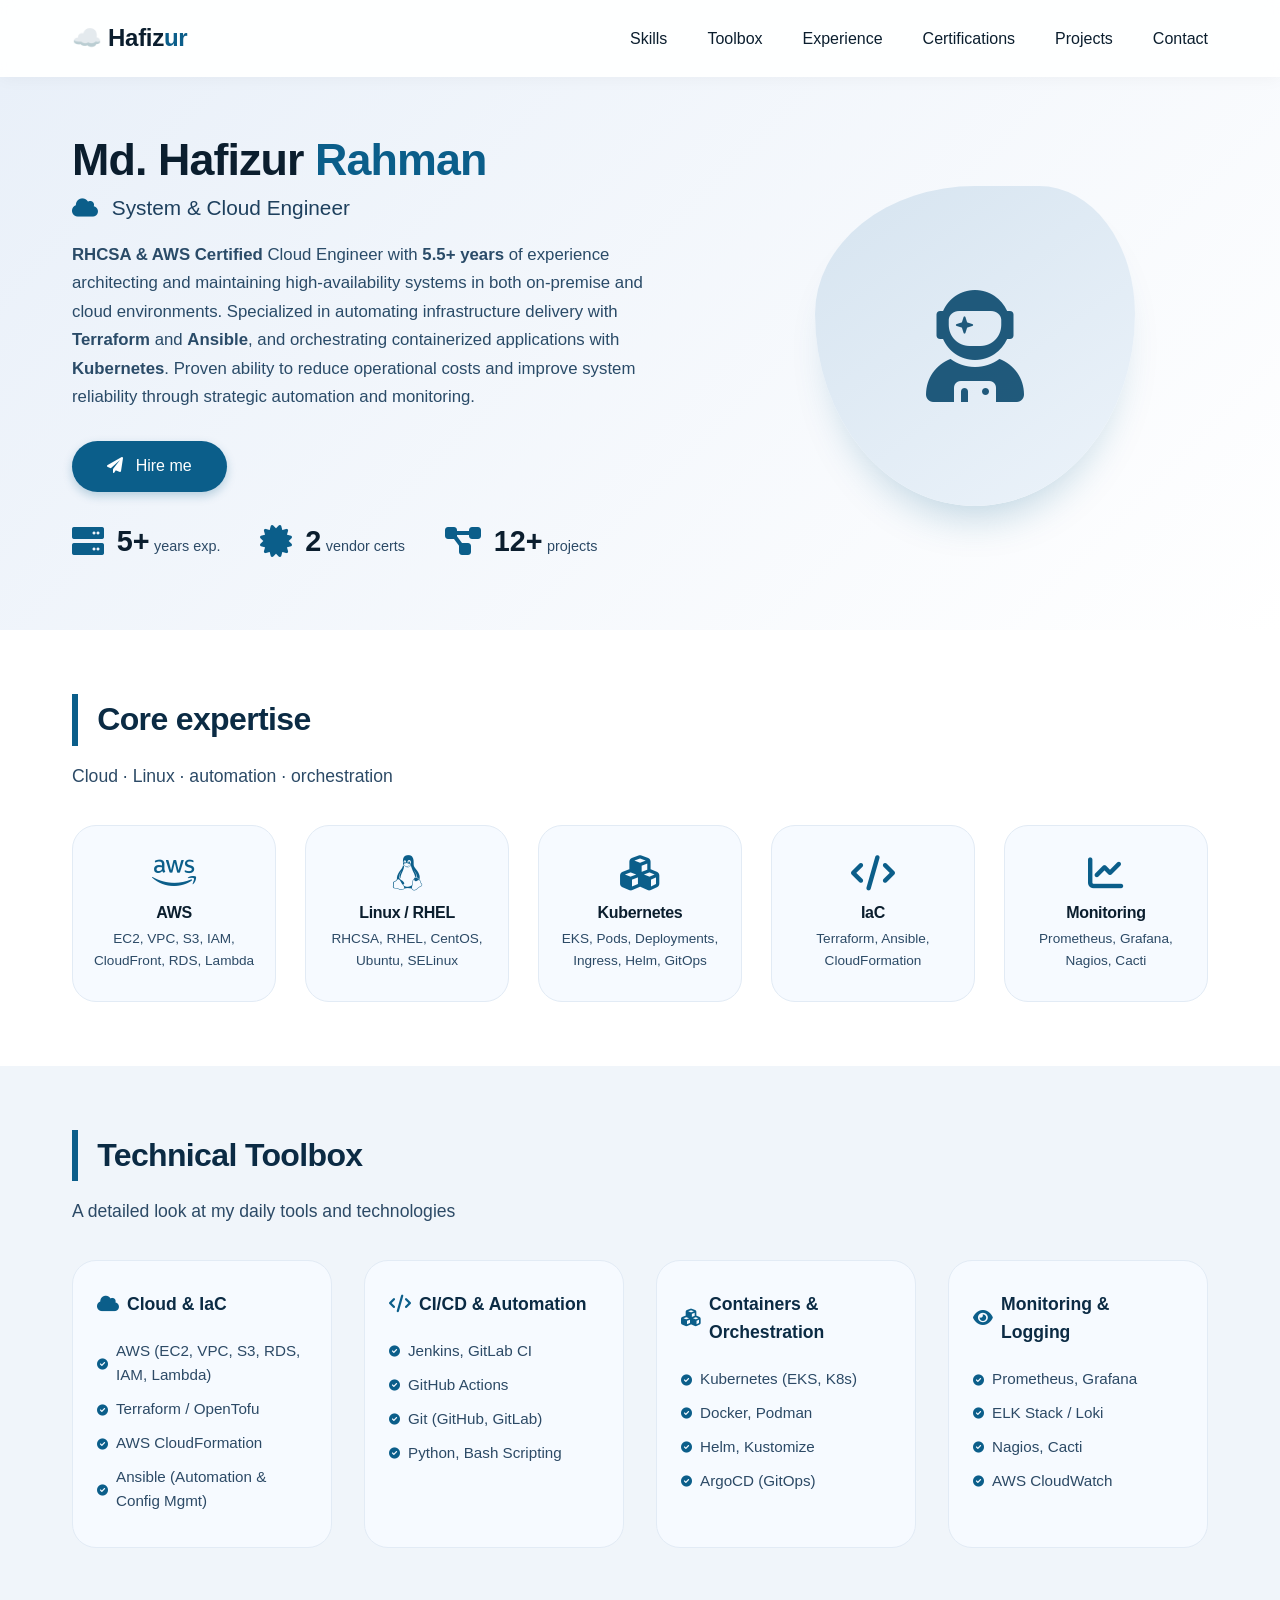
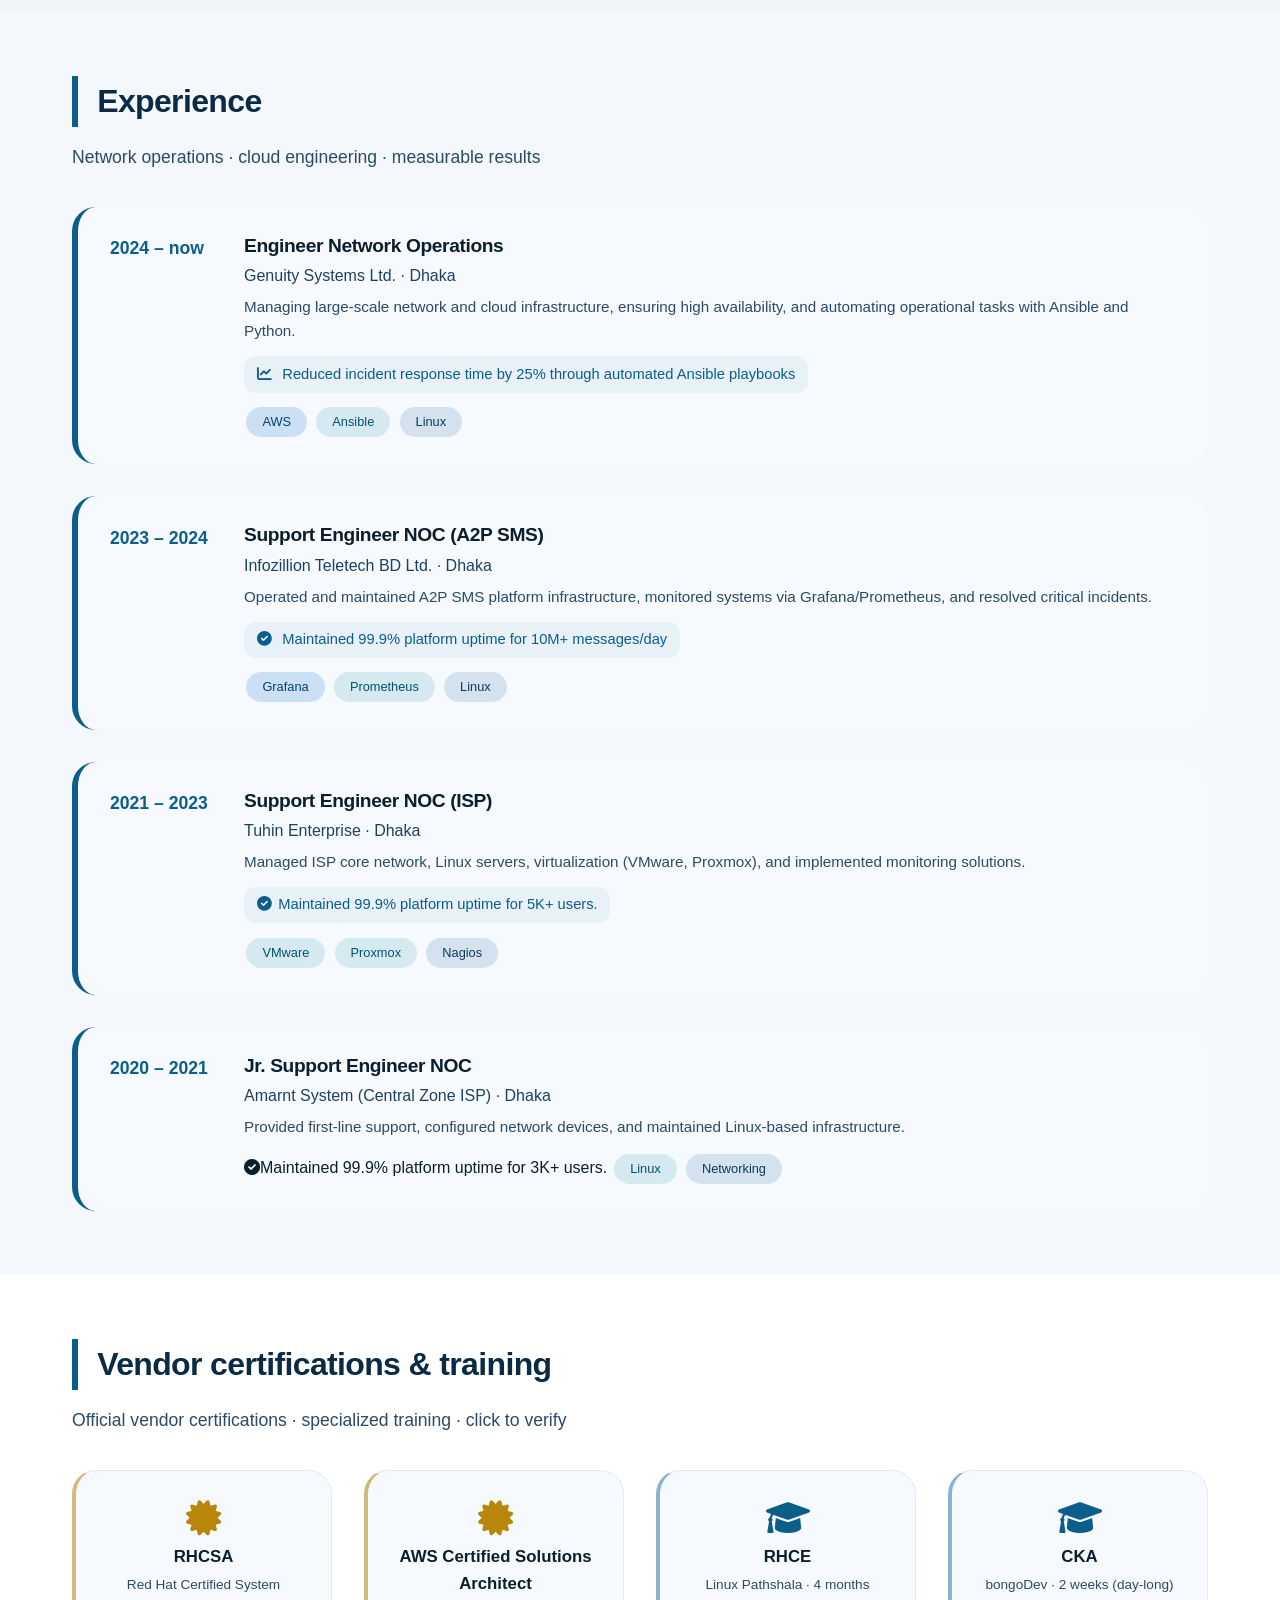
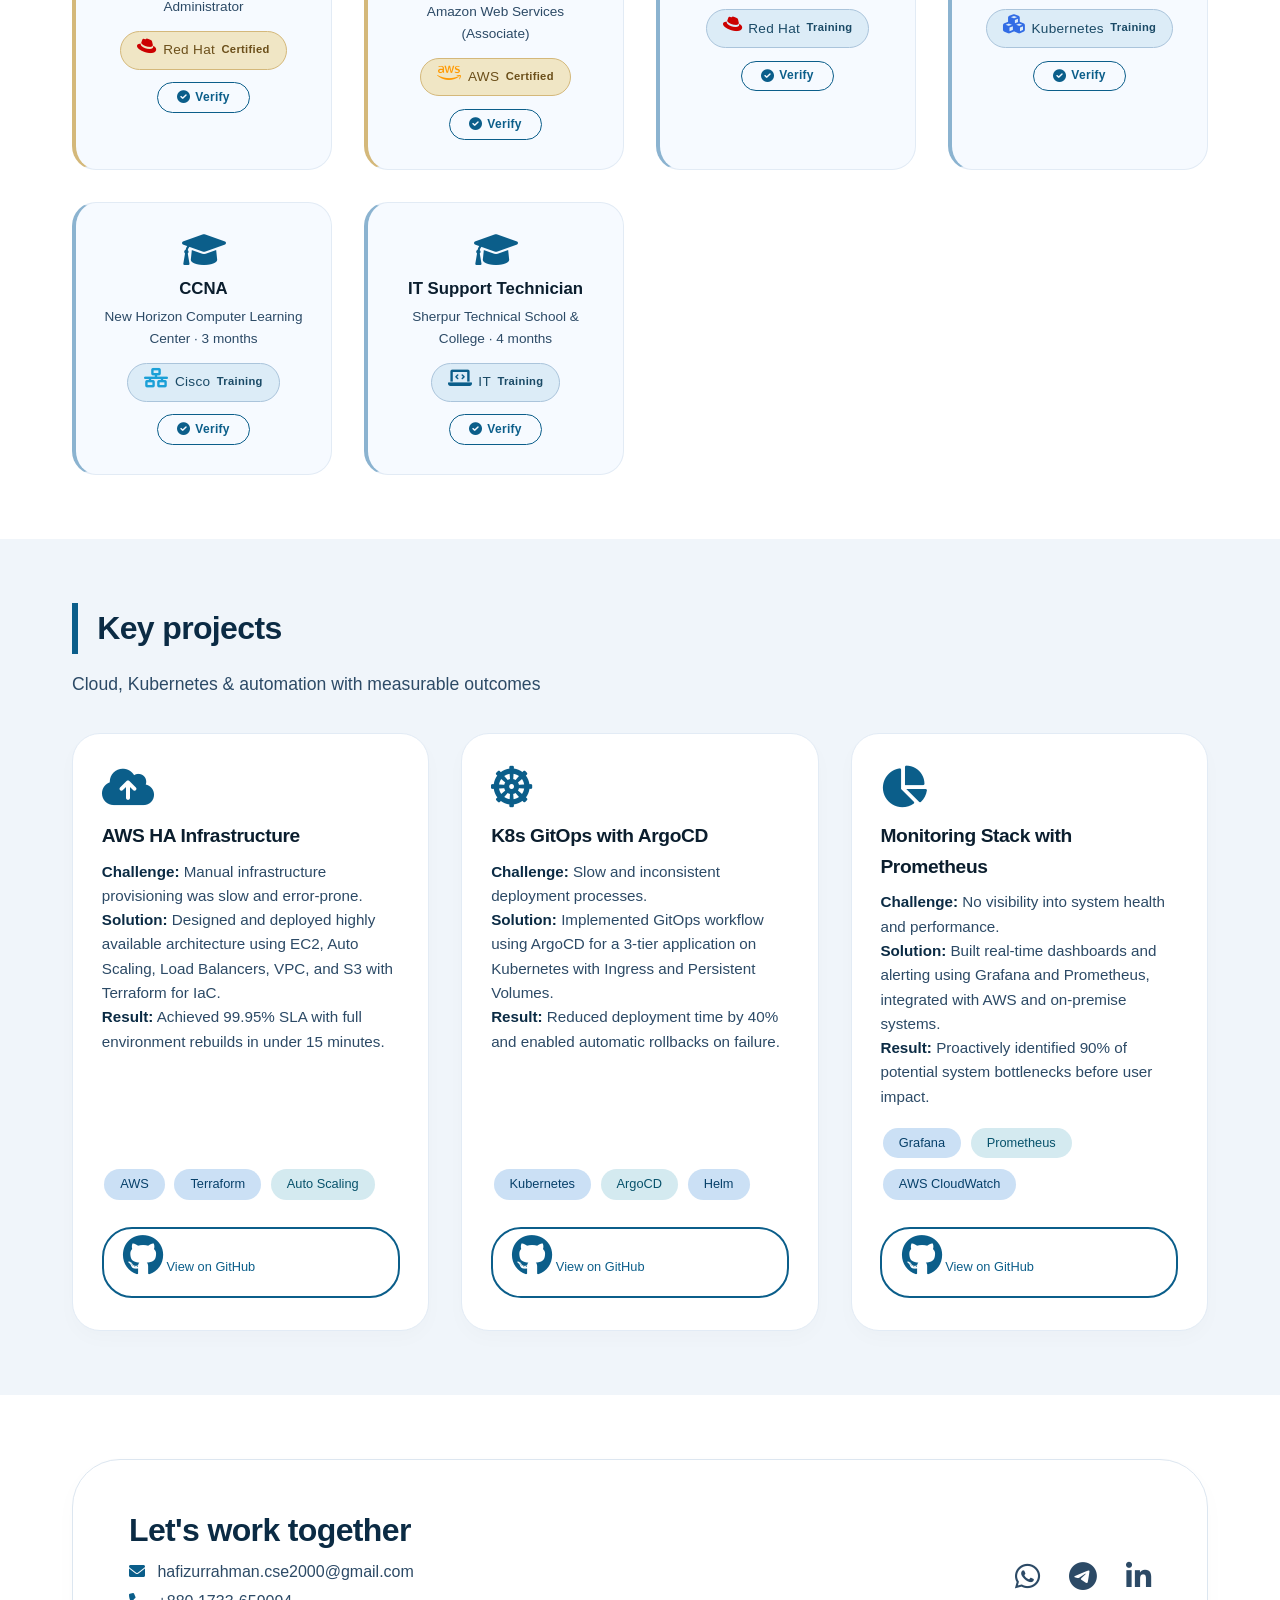
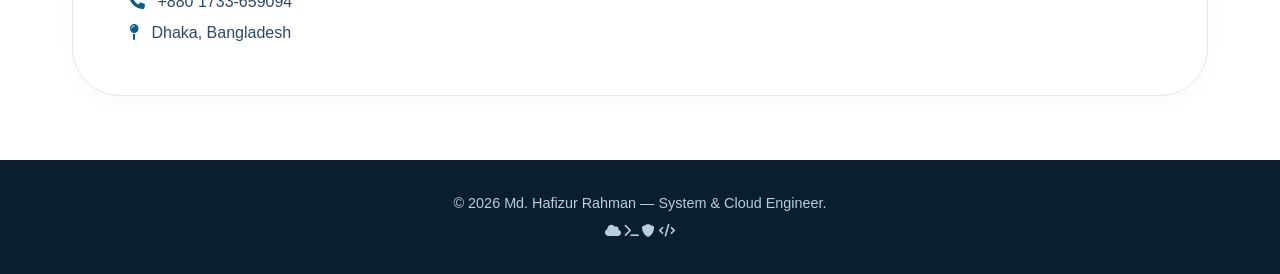
<file: index.html>
<!DOCTYPE html>
<html lang="en">
<head>
  <meta charset="UTF-8" />
  <meta name="viewport" content="width=device-width, initial-scale=1.0" />
  <title>Md. Hafizur Rahman · System & Cloud Engineer</title>
  <!-- Font Awesome 6 (free) -->
  <link rel="stylesheet" href="https://cdnjs.cloudflare.com/ajax/libs/font-awesome/6.0.0-beta3/css/all.min.css" />
  <style>
    /* ----- reset & base ----- */
    * {
      margin: 0;
      padding: 0;
      box-sizing: border-box;
    }

    body {
      font-family: 'Inter', -apple-system, BlinkMacSystemFont, 'Segoe UI', Roboto, Helvetica, Arial, sans-serif;
      background: #f4f7fc;
      color: #0b1e2e;
      line-height: 1.6;
      scroll-behavior: smooth;
    }

    a {
      text-decoration: none;
      color: inherit;
    }

    .container {
      max-width: 1200px;
      margin: 0 auto;
      padding: 0 2rem;
    }

    /* ----- typography ----- */
    h1, h2, h3 {
      font-weight: 600;
      letter-spacing: -0.02em;
    }

    h1 {
      font-size: 2.8rem;
      line-height: 1.2;
    }

    h2 {
      font-size: 2rem;
      margin-bottom: 1.5rem;
      border-left: 6px solid #0b5e8a;
      padding-left: 1.2rem;
      color: #0b2b44;
    }

    .section-subtitle {
      font-size: 1.1rem;
      color: #2c4a66;
      margin-top: -0.5rem;
      margin-bottom: 2.2rem;
    }

    /* ----- buttons / badges ----- */
    .btn {
      display: inline-block;
      background: #0b5e8a;
      color: #fff;
      padding: 0.8rem 2.2rem;
      border-radius: 40px;
      font-weight: 500;
      transition: 0.2s ease;
      border: none;
      cursor: pointer;
      font-size: 1rem;
      box-shadow: 0 4px 10px rgba(11, 94, 138, 0.25);
    }

    .btn:hover {
      background: #084b70;
      transform: translateY(-3px);
      box-shadow: 0 12px 24px -10px rgba(11, 94, 138, 0.4);
    }

    .btn-outline {
      background: transparent;
      border: 2px solid #0b5e8a;
      color: #0b5e8a;
      box-shadow: none;
    }

    .btn-outline:hover {
      background: #0b5e8a;
      color: #fff;
    }

    .btn-small {
      display: inline-block;
      padding: 0.4rem 1.2rem;
      border-radius: 30px;
      font-size: 0.8rem;
      margin-top: 1rem;
      border: 2px solid #0b5e8a;
      color: #0b5e8a;
      transition: 0.2s ease;
      font-weight: 500;
      background: white;
      cursor: pointer;
    }

    .btn-small:hover {
      background: #0b5e8a;
      color: #fff;
    }

    .badge {
      background: #e2e9f2;
      color: #1a3a54;
      padding: 0.3rem 1rem;
      border-radius: 30px;
      font-size: 0.8rem;
      font-weight: 500;
      display: inline-block;
      margin: 0.2rem 0.15rem;
    }

    .badge-primary {
      background: #d4e2f0;
      color: #0b3b57;
    }

    .badge-cloud {
      background: #cbe0f5;
      color: #07406a;
    }

    .badge-sys {
      background: #d4eaf0;
      color: #07526b;
    }

    .badge-cert {
      background: #f0e6c5;
      color: #6b4f1a;
      border: 1px solid #d4b87a;
    }

    .badge-training {
      background: #e0eef7;
      color: #1a4a66;
      border: 1px solid #b0cce0;
    }

    .badge-success {
      background: #d4edda;
      color: #155724;
      border: 1px solid #c3e6cb;
    }

    /* ----- header / nav ----- */
    header {
      padding: 1.2rem 0;
      background: #ffffff;
      box-shadow: 0 2px 16px rgba(0, 0, 0, 0.04);
      position: sticky;
      top: 0;
      z-index: 10;
      backdrop-filter: blur(8px);
      background: rgba(255, 255, 255, 0.9);
    }

    .nav {
      display: flex;
      justify-content: space-between;
      align-items: center;
      flex-wrap: wrap;
    }

    .logo {
      font-size: 1.5rem;
      font-weight: 700;
      letter-spacing: -0.3px;
    }

    .logo span {
      color: #0b5e8a;
    }

    .nav-links {
      display: flex;
      gap: 2.5rem;
      font-weight: 500;
    }

    .nav-links a {
      transition: color 0.2s;
      font-size: 1rem;
    }

    .nav-links a:hover {
      color: #0b5e8a;
    }

    /* ----- hero ----- */
    .hero {
      padding: 3.5rem 0 4.5rem;
      background: linear-gradient(135deg, #e9f0f9 0%, #ffffff 100%);
    }

    .hero-grid {
      display: grid;
      grid-template-columns: 1.2fr 0.9fr;
      gap: 3rem;
      align-items: center;
    }

    .hero-content h1 {
      font-size: 2.8rem;
      margin-bottom: 0.3rem;
    }

    .hero-content .highlight {
      color: #0b5e8a;
    }

    .hero-tagline {
      font-size: 1.3rem;
      color: #1e405e;
      font-weight: 400;
      margin: 0.3rem 0 1rem;
    }

    .hero-description {
      color: #2a4b68;
      max-width: 600px;
      margin-bottom: 1.8rem;
      font-size: 1.05rem;
      line-height: 1.7;
    }

    .hero-stats {
      display: flex;
      flex-wrap: wrap;
      gap: 2.5rem;
      margin-top: 2rem;
    }

    .stat-item {
      display: flex;
      align-items: center;
      gap: 0.8rem;
    }

    .stat-item i {
      font-size: 2rem;
      color: #0b5e8a;
    }

    .stat-number {
      font-weight: 700;
      font-size: 1.8rem;
      line-height: 1.2;
    }

    .stat-label {
      color: #2c4a66;
      font-size: 0.9rem;
    }

    .hero-avatar {
      display: flex;
      justify-content: center;
      align-items: center;
    }

    .avatar-box {
      background: #ffffff;
      border-radius: 50% 30% 50% 50% / 40% 40% 60% 60%;
      box-shadow: 0 30px 40px -20px rgba(11, 94, 138, 0.25);
      padding: 1.5rem;
      width: 100%;
      max-width: 320px;
      aspect-ratio: 1/1;
      display: flex;
      align-items: center;
      justify-content: center;
      background: linear-gradient(145deg, #d6e4f0, #ecf3fa);
    }

    .avatar-box i {
      font-size: 7rem;
      color: #0b4a6e;
      opacity: 0.9;
    }

    /* ----- section general ----- */
    section {
      padding: 4rem 0;
    }

    .section-alt {
      background: #ffffff;
    }

    .section-dark {
      background: #f0f5fa;
    }

    /* ----- skills / cards ----- */
    .skills-grid {
      display: grid;
      grid-template-columns: repeat(auto-fit, minmax(180px, 1fr));
      gap: 1.8rem;
      margin-top: 0.5rem;
    }

    .skill-card {
      background: #f6faff;
      padding: 1.8rem 1.2rem;
      border-radius: 24px;
      transition: 0.2s;
      border: 1px solid #e2ebf5;
      text-align: center;
    }

    .skill-card:hover {
      transform: translateY(-6px);
      border-color: #0b5e8a;
      box-shadow: 0 14px 28px -12px rgba(11, 94, 138, 0.18);
    }

    .skill-card i {
      font-size: 2.2rem;
      color: #0b5e8a;
      margin-bottom: 0.6rem;
    }

    .skill-card h3 {
      font-size: 1rem;
      margin-bottom: 0.2rem;
    }

    .skill-card p {
      font-size: 0.85rem;
      color: #2c4a66;
    }

    /* ----- toolbox section ----- */
    .toolbox-grid {
      display: grid;
      grid-template-columns: repeat(auto-fit, minmax(220px, 1fr));
      gap: 2rem;
      margin-top: 1rem;
    }

    .toolbox-category {
      background: #f6faff;
      padding: 1.8rem 1.5rem;
      border-radius: 24px;
      border: 1px solid #e2ebf5;
      transition: 0.2s;
    }

    .toolbox-category:hover {
      border-color: #0b5e8a;
      box-shadow: 0 8px 20px rgba(11, 94, 138, 0.08);
    }

    .toolbox-category h4 {
      font-size: 1.1rem;
      margin-bottom: 1rem;
      color: #0b2b44;
      display: flex;
      align-items: center;
      gap: 0.5rem;
    }

    .toolbox-category h4 i {
      color: #0b5e8a;
    }

    .toolbox-category ul {
      list-style: none;
      padding: 0;
    }

    .toolbox-category ul li {
      padding: 0.3rem 0;
      color: #2c4a66;
      font-size: 0.95rem;
      display: flex;
      align-items: center;
      gap: 0.5rem;
    }

    .toolbox-category ul li i {
      color: #0b5e8a;
      font-size: 0.7rem;
    }

    /* ----- experience timeline ----- */
    .timeline {
      display: flex;
      flex-direction: column;
      gap: 2rem;
    }

    .timeline-item {
      display: grid;
      grid-template-columns: 110px 1fr;
      gap: 1.5rem;
      align-items: start;
      background: #f6faff;
      padding: 1.5rem 2rem;
      border-radius: 24px;
      border-left: 6px solid #0b5e8a;
      transition: 0.2s;
    }

    .timeline-item:hover {
      box-shadow: 0 8px 24px rgba(11, 94, 138, 0.08);
    }

    .timeline-year {
      font-weight: 700;
      font-size: 1.1rem;
      color: #0b5e8a;
      padding-top: 0.2rem;
    }

    .timeline-content h3 {
      font-size: 1.2rem;
      margin-bottom: 0.1rem;
    }

    .timeline-org {
      font-weight: 500;
      color: #1e405e;
      margin-bottom: 0.4rem;
    }

    .timeline-desc {
      color: #2c4a66;
      font-size: 0.95rem;
      margin-bottom: 0.5rem;
    }

    .timeline-achievement {
      color: #0b5e8a;
      font-size: 0.92rem;
      background: #e8f0f8;
      padding: 0.4rem 0.8rem;
      border-radius: 12px;
      display: inline-block;
      margin-top: 0.3rem;
    }

    .timeline-achievement i {
      margin-right: 0.4rem;
    }

    .badge-group {
      margin-top: 0.7rem;
    }

    /* ----- certification & training (distinct) with verify btn ----- */
    .credential-grid {
      display: grid;
      grid-template-columns: repeat(auto-fit, minmax(260px, 1fr));
      gap: 2rem;
      margin-top: 1rem;
    }

    .credential-card {
      background: #f6faff;
      padding: 1.8rem 1.5rem;
      border-radius: 24px;
      border: 1px solid #e2ebf5;
      transition: 0.2s;
      text-align: center;
      display: flex;
      flex-direction: column;
      align-items: center;
    }

    .credential-card:hover {
      transform: translateY(-4px);
      box-shadow: 0 12px 24px -12px rgba(11, 94, 138, 0.15);
    }

    .credential-card i {
      font-size: 2.2rem;
      margin-bottom: 0.6rem;
    }

    .credential-card h4 {
      font-weight: 600;
      font-size: 1.05rem;
      margin-bottom: 0.2rem;
    }

    .credential-card .issuer {
      font-size: 0.85rem;
      color: #2c4a66;
      margin-bottom: 0.5rem;
    }

    .credential-card .type-badge {
      display: inline-flex;
      align-items: center;
      gap: 0.4rem;
      margin-top: 0.3rem;
      font-size: 0.7rem;
      font-weight: 600;
      padding: 0.25rem 1rem;
      border-radius: 30px;
      letter-spacing: 0.3px;
    }

    .type-cert {
      background: #f0e6c5;
      color: #6b4f1a;
      border: 1px solid #d4b87a;
    }

    .type-training {
      background: #dcecf7;
      color: #1a4a66;
      border: 1px solid #aac4db;
    }

    .vendor-cert {
      border-left: 4px solid #d4b87a;
    }

    .training-item {
      border-left: 4px solid #8bb3d0;
    }

    .vendor-item {
      display: inline-flex;
      align-items: center;
      gap: 0.4rem;
      font-weight: 500;
      font-size: 0.85rem;
    }

    .vendor-item i {
      font-size: 1.2rem;
    }

    .logo-redhat {
      color: #cc0000;
    }
    .logo-aws {
      color: #ff9900;
    }
    .logo-cisco {
      color: #1ba0d7;
    }
    .logo-kubernetes {
      color: #326ce5;
    }
    .logo-it {
      color: #0b5e8a;
    }

    /* verify button — opens link directly */
    .verify-btn {
      margin-top: 0.8rem;
      background: transparent;
      border: 1.5px solid #0b5e8a;
      color: #0b5e8a;
      padding: 0.3rem 1.2rem;
      border-radius: 40px;
      font-size: 0.75rem;
      font-weight: 600;
      cursor: pointer;
      transition: 0.2s;
      letter-spacing: 0.3px;
      display: inline-flex;
      align-items: center;
      gap: 0.3rem;
    }

    .verify-btn i {
      font-size: 0.8rem;
      margin-bottom: 0;
    }

    .verify-btn:hover {
      background: #0b5e8a;
      color: white;
      box-shadow: 0 4px 12px rgba(11, 94, 138, 0.25);
    }

    /* ----- projects ----- */
    .project-grid {
      display: grid;
      grid-template-columns: repeat(auto-fit, minmax(280px, 1fr));
      gap: 2rem;
    }

    .project-card {
      background: #ffffff;
      border-radius: 28px;
      padding: 2rem 1.8rem;
      box-shadow: 0 8px 20px rgba(0, 0, 0, 0.02);
      border: 1px solid #e2ebf5;
      transition: 0.25s;
      display: flex;
      flex-direction: column;
    }

    .project-card:hover {
      border-color: #0b5e8a;
      box-shadow: 0 20px 30px -16px rgba(11, 94, 138, 0.15);
    }

    .project-card i {
      font-size: 2.6rem;
      color: #0b5e8a;
      margin-bottom: 0.8rem;
    }

    .project-card h3 {
      font-size: 1.2rem;
      margin-bottom: 0.5rem;
    }

    .project-card p {
      color: #2c4a66;
      font-size: 0.95rem;
      margin-bottom: 1rem;
      flex-grow: 1;
    }

    .project-card p strong {
      color: #0b2b44;
    }

    .project-tags {
      display: flex;
      flex-wrap: wrap;
      gap: 0.3rem;
      margin-bottom: 0.5rem;
    }

    /* ----- soft skills ----- */
    .soft-skills-grid {
      display: flex;
      flex-wrap: wrap;
      gap: 1rem;
      justify-content: center;
      margin-top: 1rem;
    }

    .soft-skill-item {
      background: #f6faff;
      padding: 0.8rem 1.8rem;
      border-radius: 40px;
      border: 1px solid #e2ebf5;
      font-weight: 500;
      color: #0b2b44;
      display: inline-flex;
      align-items: center;
      gap: 0.6rem;
      transition: 0.2s;
    }

    .soft-skill-item:hover {
      border-color: #0b5e8a;
      transform: translateY(-2px);
    }

    .soft-skill-item i {
      color: #0b5e8a;
      font-size: 1rem;
    }

    /* ----- contact / footer ----- */
    .contact-box {
      background: #ffffff;
      border-radius: 48px;
      padding: 2.8rem 3.5rem;
      display: flex;
      flex-wrap: wrap;
      justify-content: space-between;
      align-items: center;
      border: 1px solid #dce6f0;
      box-shadow: 0 8px 24px rgba(0, 0, 0, 0.02);
    }

    .contact-box h2 {
      border-left: none;
      padding-left: 0;
      margin-bottom: 0.2rem;
    }

    .contact-box p {
      color: #2c4a66;
      margin-bottom: 0.3rem;
    }

    .social-links {
      display: flex;
      gap: 1.8rem;
      font-size: 1.8rem;
    }

    .social-links a {
      color: #2c4a66;
      transition: 0.2s;
    }

    .social-links a:hover {
      color: #0b5e8a;
      transform: scale(1.1);
    }

    footer {
      background: #0b1e2e;
      color: #b8cddf;
      padding: 2rem 0;
      text-align: center;
      font-size: 0.9rem;
    }

    footer a {
      color: #94b0c7;
    }

    footer a:hover {
      color: #ffffff;
    }

    /* ----- responsive ----- */
    @media (max-width: 900px) {
      .hero-grid {
        grid-template-columns: 1fr;
        text-align: center;
      }

      .hero-description {
        margin-left: auto;
        margin-right: auto;
      }

      .hero-stats {
        justify-content: center;
      }

      .avatar-box {
        max-width: 220px;
        margin: 0 auto;
      }

      .timeline-item {
        grid-template-columns: 1fr;
        gap: 0.3rem;
        padding: 1.5rem;
      }

      .contact-box {
        flex-direction: column;
        align-items: flex-start;
        gap: 1.5rem;
        padding: 2rem;
      }

      .nav-links {
        gap: 1.5rem;
        font-size: 0.95rem;
      }

      h1 {
        font-size: 2.2rem;
      }
    }

    @media (max-width: 550px) {
      .container {
        padding: 0 1.2rem;
      }
      .nav {
        flex-direction: column;
        gap: 0.6rem;
        align-items: flex-start;
      }
      .hero {
        padding: 2rem 0;
      }
      .btn {
        padding: 0.6rem 1.5rem;
      }
    }
  </style>
</head>
<body>
  <!-- header -->
  <header>
    <div class="container nav">
      <div class="logo"><span>☁️</span> Hafiz<span>ur</span></div>
      <div class="nav-links">
        <a href="#skills">Skills</a>
        <a href="#toolbox">Toolbox</a>
        <a href="#experience">Experience</a>
        <a href="#credentials">Certifications</a>
        <a href="#projects">Projects</a>
        <a href="#contact">Contact</a>
      </div>
    </div>
  </header>

  <!-- hero -->
  <section class="hero">
    <div class="container hero-grid">
      <div class="hero-content">
        <h1>Md. Hafizur <span class="highlight">Rahman</span></h1>
        <div class="hero-tagline"><i class="fas fa-cloud" style="color:#0b5e8a; margin-right:8px;"></i> System & Cloud Engineer</div>
        <p class="hero-description">
          <strong>RHCSA & AWS Certified</strong> Cloud Engineer with <strong>5.5+ years</strong> of experience architecting and maintaining high-availability systems in both on-premise and cloud environments. 
          Specialized in automating infrastructure delivery with <strong>Terraform</strong> and <strong>Ansible</strong>, and orchestrating containerized applications with <strong>Kubernetes</strong>. 
          Proven ability to reduce operational costs and improve system reliability through strategic automation and monitoring.
        </p>
        <a href="#contact" class="btn"><i class="fas fa-paper-plane" style="margin-right:8px;"></i> Hire me</a>
        <div class="hero-stats">
          <div class="stat-item">
            <i class="fas fa-server"></i>
            <div><span class="stat-number">5+</span> <span class="stat-label">years exp.</span></div>
          </div>
          <div class="stat-item">
            <i class="fas fa-certificate"></i>
            <div><span class="stat-number">2</span> <span class="stat-label">vendor certs</span></div>
          </div>
          <div class="stat-item">
            <i class="fas fa-project-diagram"></i>
            <div><span class="stat-number">12+</span> <span class="stat-label">projects</span></div>
          </div>
        </div>
      </div>
      <div class="hero-avatar">
        <div class="avatar-box">
          <i class="fas fa-user-astronaut"></i>
        </div>
      </div>
    </div>
  </section>

  <!-- core expertise -->
  <section id="skills" class="section-alt">
    <div class="container">
      <h2>Core expertise</h2>
      <div class="section-subtitle">Cloud · Linux · automation · orchestration</div>
      <div class="skills-grid">
        <div class="skill-card"><i class="fab fa-aws"></i><h3>AWS</h3><p>EC2, VPC, S3, IAM, CloudFront, RDS, Lambda</p></div>
        <div class="skill-card"><i class="fab fa-linux"></i><h3>Linux / RHEL</h3><p>RHCSA, RHEL, CentOS, Ubuntu, SELinux</p></div>
        <div class="skill-card"><i class="fas fa-cubes"></i><h3>Kubernetes</h3><p>EKS, Pods, Deployments, Ingress, Helm, GitOps</p></div>
        <div class="skill-card"><i class="fas fa-code"></i><h3>IaC</h3><p>Terraform, Ansible, CloudFormation</p></div>
        <div class="skill-card"><i class="fas fa-chart-line"></i><h3>Monitoring</h3><p>Prometheus, Grafana, Nagios, Cacti</p></div>
      </div>
    </div>
  </section>

  <!-- technical toolbox -->
  <section id="toolbox" class="section-dark">
    <div class="container">
      <h2>Technical Toolbox</h2>
      <div class="section-subtitle">A detailed look at my daily tools and technologies</div>
      <div class="toolbox-grid">
        <div class="toolbox-category">
          <h4><i class="fas fa-cloud"></i> Cloud & IaC</h4>
          <ul>
            <li><i class="fas fa-check-circle"></i> AWS (EC2, VPC, S3, RDS, IAM, Lambda)</li>
            <li><i class="fas fa-check-circle"></i> Terraform / OpenTofu</li>
            <li><i class="fas fa-check-circle"></i> AWS CloudFormation</li>
            <li><i class="fas fa-check-circle"></i> Ansible (Automation & Config Mgmt)</li>
          </ul>
        </div>

        <div class="toolbox-category">
          <h4><i class="fas fa-code"></i> CI/CD & Automation</h4>
          <ul>
            <li><i class="fas fa-check-circle"></i> Jenkins, GitLab CI</li>
            <li><i class="fas fa-check-circle"></i> GitHub Actions</li>
            <li><i class="fas fa-check-circle"></i> Git (GitHub, GitLab)</li>
            <li><i class="fas fa-check-circle"></i> Python, Bash Scripting</li>
          </ul>
        </div>

        <div class="toolbox-category">
          <h4><i class="fas fa-cubes"></i> Containers & Orchestration</h4>
          <ul>
            <li><i class="fas fa-check-circle"></i> Kubernetes (EKS, K8s)</li>
            <li><i class="fas fa-check-circle"></i> Docker, Podman</li>
            <li><i class="fas fa-check-circle"></i> Helm, Kustomize</li>
            <li><i class="fas fa-check-circle"></i> ArgoCD (GitOps)</li>
          </ul>
        </div>

        <div class="toolbox-category">
          <h4><i class="fas fa-eye"></i> Monitoring & Logging</h4>
          <ul>
            <li><i class="fas fa-check-circle"></i> Prometheus, Grafana</li>
            <li><i class="fas fa-check-circle"></i> ELK Stack / Loki</li>
            <li><i class="fas fa-check-circle"></i> Nagios, Cacti</li>
            <li><i class="fas fa-check-circle"></i> AWS CloudWatch</li>
          </ul>
        </div>
      </div>
    </div>
  </section>

  <!-- experience -->
  <section id="experience">
    <div class="container">
      <h2>Experience</h2>
      <div class="section-subtitle">Network operations · cloud engineering · measurable results</div>
      <div class="timeline">
        <div class="timeline-item">
          <div class="timeline-year">2024 – now</div>
          <div class="timeline-content">
            <h3>Engineer Network Operations</h3>
            <div class="timeline-org">Genuity Systems Ltd. · Dhaka</div>
            <div class="timeline-desc">
              Managing large-scale network and cloud infrastructure, ensuring high availability, 
              and automating operational tasks with Ansible and Python.
            </div>
            <div class="timeline-achievement">
              <i class="fas fa-chart-line"></i> Reduced incident response time by 25% through automated Ansible playbooks
            </div>
            <div class="badge-group">
              <span class="badge badge-cloud">AWS</span>
              <span class="badge badge-sys">Ansible</span>
              <span class="badge badge-primary">Linux</span>
            </div>
          </div>
        </div>
        <div class="timeline-item">
          <div class="timeline-year">2023 – 2024</div>
          <div class="timeline-content">
            <h3>Support Engineer NOC (A2P SMS)</h3>
            <div class="timeline-org">Infozillion Teletech BD Ltd. · Dhaka</div>
            <div class="timeline-desc">
              Operated and maintained A2P SMS platform infrastructure, monitored systems via Grafana/Prometheus, 
              and resolved critical incidents.
            </div>
            <div class="timeline-achievement">
              <i class="fas fa-check-circle"></i> Maintained 99.9% platform uptime for 10M+ messages/day
            </div>
            <div class="badge-group">
              <span class="badge badge-cloud">Grafana</span>
              <span class="badge badge-sys">Prometheus</span>
              <span class="badge badge-primary">Linux</span>
            </div>
          </div>
        </div>
        <div class="timeline-item">
          <div class="timeline-year">2021 – 2023</div>
          <div class="timeline-content">
            <h3>Support Engineer NOC (ISP)</h3>
            <div class="timeline-org">Tuhin Enterprise · Dhaka</div>
            <div class="timeline-desc">
              Managed ISP core network, Linux servers, virtualization (VMware, Proxmox), 
              and implemented monitoring solutions.
            </div>
            <div class="timeline-achievement">
              <i class="fas fa-check-circle"></i></i>Maintained 99.9% platform uptime for 5K+ users.
            </div>
            <div class="badge-group">
              <span class="badge badge-sys">VMware</span>
              <span class="badge badge-sys">Proxmox</span>
              <span class="badge badge-primary">Nagios</span>
            </div>
          </div>
        </div>
        <div class="timeline-item">
          <div class="timeline-year">2020 – 2021</div>
          <div class="timeline-content">
            <h3>Jr. Support Engineer NOC</h3>
            <div class="timeline-org">Amarnt System (Central Zone ISP) · Dhaka</div>
            <div class="timeline-desc">
              Provided first-line support, configured network devices, and maintained Linux-based 
              infrastructure.
            </div>
            <div class="badge-group">
              <i class="fas fa-check-circle"></i></i>Maintained 99.9% platform uptime for 3K+ users.
              <span class="badge badge-sys">Linux</span>
              <span class="badge badge-primary">Networking</span>
            </div>
          </div>
        </div>
      </div>
    </div>
  </section>

  <!-- credentials: vendor certifications + training with DIRECT LINK verify buttons (no JS function) -->
  <section id="credentials" class="section-alt">
    <div class="container">
      <h2>Vendor certifications & training</h2>
      <div class="section-subtitle">Official vendor certifications · specialized training · click to verify</div>
      <div class="credential-grid">
        <!-- RHCSA - direct link to Red Hat verification -->
        <div class="credential-card vendor-cert">
          <i class="fas fa-certificate" style="color:#b8860b;"></i>
          <h4>RHCSA</h4>
          <div class="issuer">Red Hat Certified System Administrator</div>
          <span class="type-badge type-cert">
            <span class="vendor-item"><i class="fab fa-redhat logo-redhat"></i> Red Hat</span> Certified
          </span>
          <a href="https://www.credly.com/badges/dad93e47-2920-43ba-8aad-d4212f334c31" target="_blank" class="verify-btn">
            <i class="fas fa-check-circle"></i> Verify
          </a>
        </div>

        <!-- AWS Certified Solutions Architect - direct link to AWS verification -->
        <div class="credential-card vendor-cert">
          <i class="fas fa-certificate" style="color:#b8860b;"></i>
          <h4>AWS Certified Solutions Architect</h4>
          <div class="issuer">Amazon Web Services (Associate)</div>
          <span class="type-badge type-cert">
            <span class="vendor-item"><i class="fab fa-aws logo-aws"></i> AWS</span> Certified
          </span>
          <a href="https://www.credly.com/badges/4d1a3c0b-68b8-4a2b-a565-329a6ce6706d/" target="_blank" class="verify-btn">
            <i class="fas fa-check-circle"></i> Verify
          </a>
        </div>

        <!-- RHCE training - direct link to Red Hat training verification -->
        <div class="credential-card training-item">
          <i class="fas fa-graduation-cap" style="color:#0b5e8a;"></i>
          <h4>RHCE</h4>
          <div class="issuer">Linux Pathshala · 4 months</div>
          <span class="type-badge type-training">
            <span class="vendor-item"><i class="fab fa-redhat logo-redhat"></i> Red Hat</span> Training
          </span>
          <a href="https://www.redhat.com/verify/" target="_blank" class="verify-btn">
            <i class="fas fa-check-circle"></i> Verify
          </a>
        </div>

        <!-- CKA training - direct link to verification -->
        <div class="credential-card training-item">
          <i class="fas fa-graduation-cap" style="color:#0b5e8a;"></i>
          <h4>CKA</h4>
          <div class="issuer">bongoDev · 2 weeks (day-long)</div>
          <span class="type-badge type-training">
            <span class="vendor-item"><i class="fas fa-cubes logo-kubernetes"></i> Kubernetes</span> Training
          </span>
          <a href="https://training.linuxfoundation.org/certification/verify/" target="_blank" class="verify-btn">
            <i class="fas fa-check-circle"></i> Verify
          </a>
        </div>

        <!-- CCNA training - direct link to Cisco verification -->
        <div class="credential-card training-item">
          <i class="fas fa-graduation-cap" style="color:#0b5e8a;"></i>
          <h4>CCNA</h4>
          <div class="issuer">New Horizon Computer Learning Center · 3 months</div>
          <span class="type-badge type-training">
            <span class="vendor-item"><i class="fas fa-network-wired logo-cisco"></i> Cisco</span> Training
          </span>
          <a href="https://www.cisco.com/web/learning/certifications/verification/" target="_blank" class="verify-btn">
            <i class="fas fa-check-circle"></i> Verify
          </a>
        </div>

        <!-- IT Support Technician training - example link (could be institution page) -->
        <div class="credential-card training-item">
          <i class="fas fa-graduation-cap" style="color:#0b5e8a;"></i>
          <h4>IT Support Technician</h4>
          <div class="issuer">Sherpur Technical School & College · 4 months</div>
          <span class="type-badge type-training">
            <span class="vendor-item"><i class="fas fa-laptop-code logo-it"></i> IT</span> Training
          </span>
          <a href="https://www.example.com/verify" target="_blank" class="verify-btn">
            <i class="fas fa-check-circle"></i> Verify
          </a>
        </div>
      </div>
    </div>
  </section>

  <!-- projects -->
  <section id="projects" class="section-dark">
    <div class="container">
      <h2>Key projects</h2>
      <div class="section-subtitle">Cloud, Kubernetes & automation with measurable outcomes</div>
      <div class="project-grid">
        <div class="project-card">
          <i class="fas fa-cloud-upload-alt"></i>
          <h3>AWS HA Infrastructure</h3>
          <p>
            <strong>Challenge:</strong> Manual infrastructure provisioning was slow and error-prone.
            <br>
            <strong>Solution:</strong> Designed and deployed highly available architecture using EC2, Auto Scaling, Load Balancers, VPC, and S3 with Terraform for IaC.
            <br>
            <strong>Result:</strong> Achieved 99.95% SLA with full environment rebuilds in under 15 minutes.
          </p>
          <div class="project-tags">
            <span class="badge badge-cloud">AWS</span>
            <span class="badge badge-cloud">Terraform</span>
            <span class="badge badge-sys">Auto Scaling</span>
          </div>
          <a href="#" class="btn-small"><i class="fab fa-github"></i> View on GitHub</a>
        </div>
        <div class="project-card">
          <i class="fas fa-dharmachakra"></i>
          <h3>K8s GitOps with ArgoCD</h3>
          <p>
            <strong>Challenge:</strong> Slow and inconsistent deployment processes.
            <br>
            <strong>Solution:</strong> Implemented GitOps workflow using ArgoCD for a 3-tier application on Kubernetes with Ingress and Persistent Volumes.
            <br>
            <strong>Result:</strong> Reduced deployment time by 40% and enabled automatic rollbacks on failure.
          </p>
          <div class="project-tags">
            <span class="badge badge-cloud">Kubernetes</span>
            <span class="badge badge-sys">ArgoCD</span>
            <span class="badge badge-cloud">Helm</span>
          </div>
          <a href="#" class="btn-small"><i class="fab fa-github"></i> View on GitHub</a>
        </div>
        <div class="project-card">
          <i class="fas fa-chart-pie"></i>
          <h3>Monitoring Stack with Prometheus</h3>
          <p>
            <strong>Challenge:</strong> No visibility into system health and performance.
            <br>
            <strong>Solution:</strong> Built real-time dashboards and alerting using Grafana and Prometheus, integrated with AWS and on-premise systems.
            <br>
            <strong>Result:</strong> Proactively identified 90% of potential system bottlenecks before user impact.
          </p>
          <div class="project-tags">
            <span class="badge badge-cloud">Grafana</span>
            <span class="badge badge-sys">Prometheus</span>
            <span class="badge badge-cloud">AWS CloudWatch</span>
          </div>
          <a href="#" class="btn-small"><i class="fab fa-github"></i> View on GitHub</a>
        </div>
      </div>
    </div>
  </section>


  <!-- contact -->
  <section id="contact" class="section-alt">
    <div class="container">
      <div class="contact-box">
        <div>
          <h2>Let's work together</h2>
          <p><i class="fas fa-envelope" style="color:#0b5e8a; margin-right:8px;"></i> hafizurrahman.cse2000@gmail.com</p>
          <p><i class="fas fa-phone" style="color:#0b5e8a; margin-right:8px;"></i> +880 1733-659094</p>
          <p><i class="fas fa-map-pin" style="color:#0b5e8a; margin-right:8px;"></i> Dhaka, Bangladesh</p>
        </div>
        <div class="social-links">
          <a href="https://wa.me/+8801733659094" aria-label="WhatsApp" class="whatsapp"><i class="fab fa-whatsapp"></i></a>
          <a href="https://t.me/+8801733659094" aria-label="Telegram" class="telegram"><i class="fab fa-telegram-plane"></i></a>
          <a href="https://www.linkedin.com/in/md-hafizur-rahman6669" aria-label="LinkedIn" class="linkedin"><i class="fab fa-linkedin-in"></i></a>
        </div>
      </div>
    </div>
  </section>

  <!-- footer -->
  <footer>
    <div class="container">
      <p>© 2026 Md. Hafizur Rahman — System & Cloud Engineer.</p>
      <p style="margin-top:0.4rem; font-size:0.8rem;">
        <i class="fas fa-cloud"></i> <i class="fas fa-terminal"></i> <i class="fas fa-shield-alt"></i> <i class="fas fa-code"></i>
      </p>
    </div>
  </footer>
</body>
</html>
</file>
